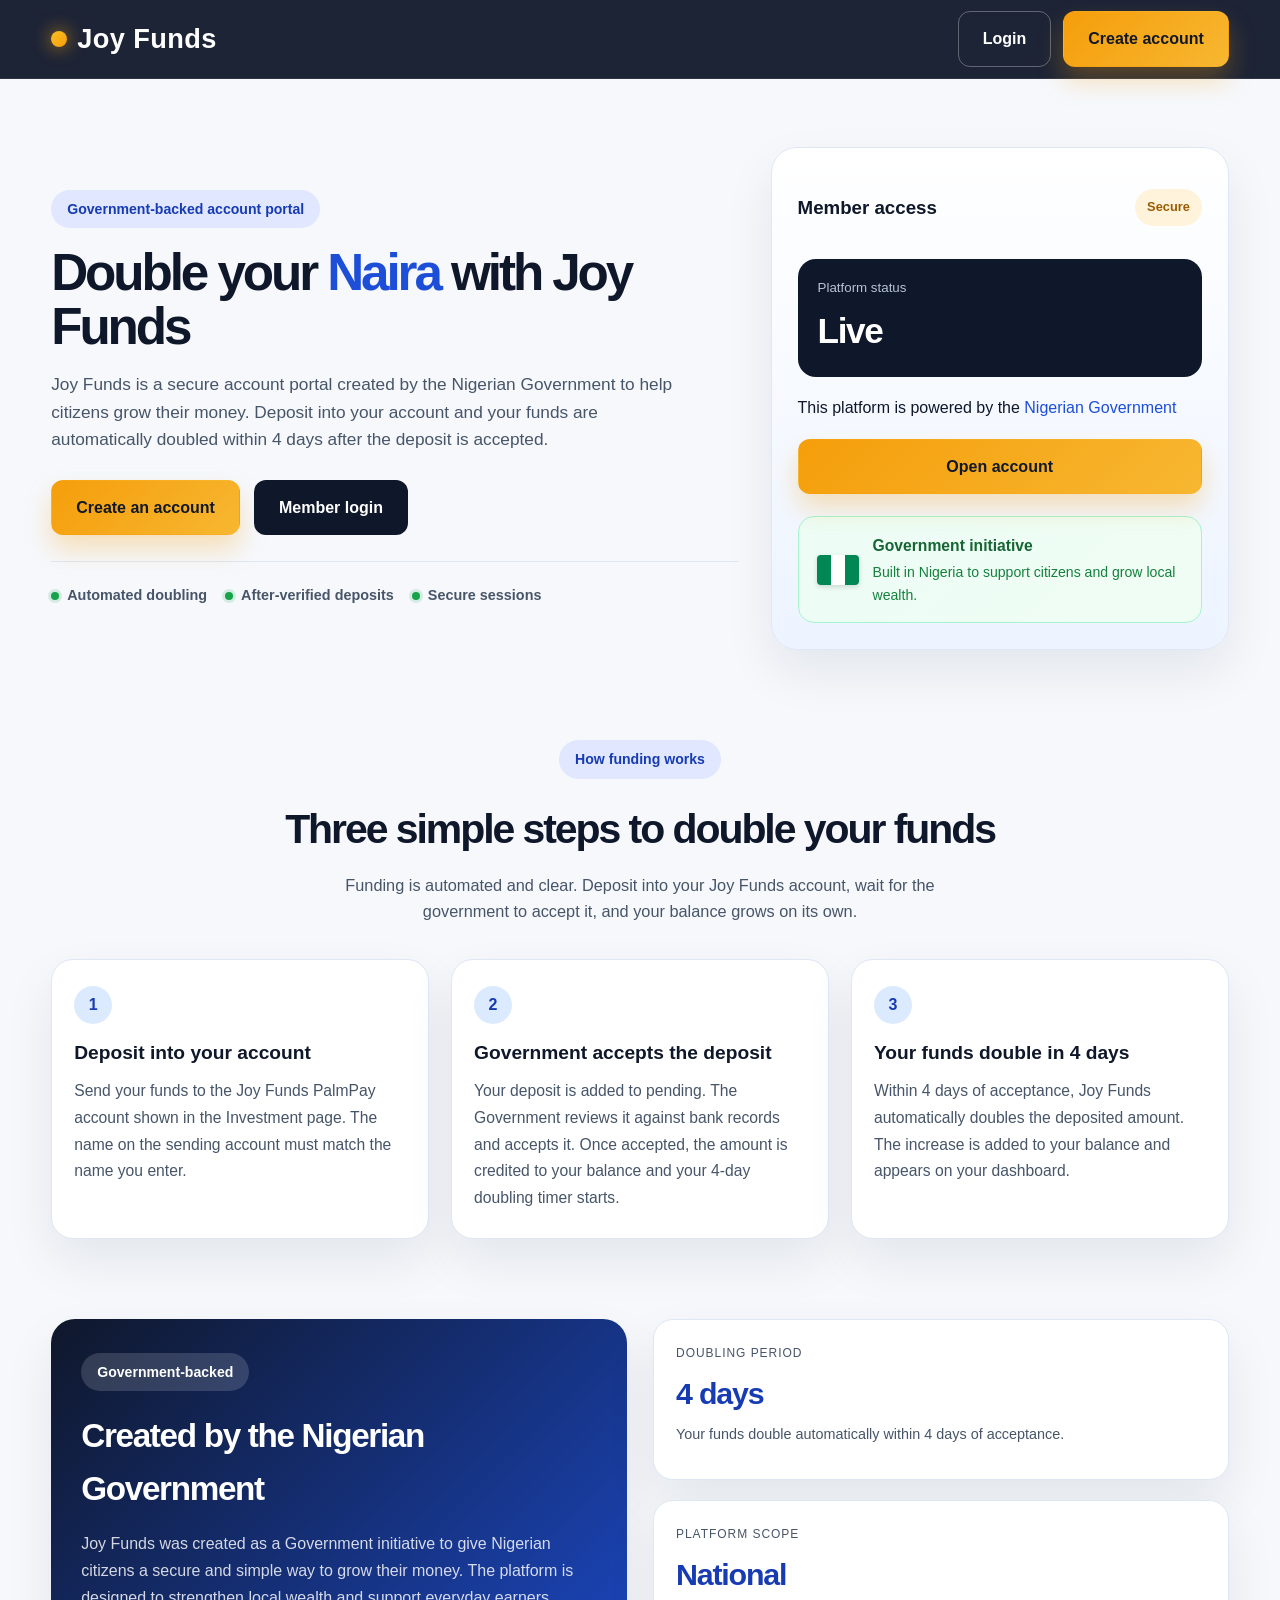
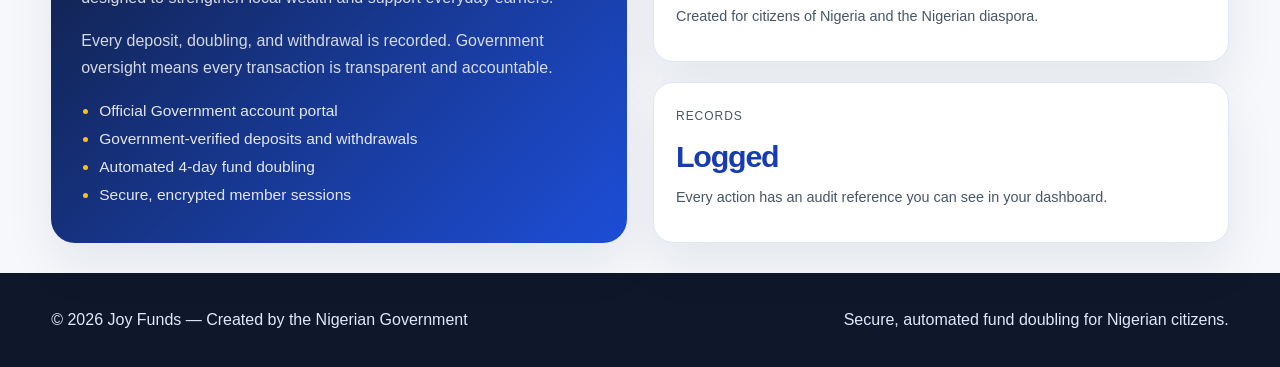
<file: index.html>
<!DOCTYPE html>
<html lang="en">
<head>
  <meta charset="UTF-8">
  <meta name="viewport" content="width=device-width, initial-scale=1.0">
  <title>Joy Funds | Account Portal</title>
  <link rel="stylesheet" href="styles.css">
  <style>
    .hero {
      padding: 68px 0 30px;
    }

    .hero-grid {
      display: grid;
      grid-template-columns: 1.2fr 0.8fr;
      gap: 32px;
      align-items: center;
    }

    .hero h1 {
      margin: 0 0 18px;
      font-size: clamp(2.7rem, 4vw, 4.5rem);
      line-height: 1.04;
      letter-spacing: -0.06em;
    }

    .hero p {
      margin: 0 0 26px;
      max-width: 640px;
      color: var(--muted);
      font-size: 1.08rem;
    }

    .hero-card {
      background: linear-gradient(180deg, var(--surface), #edf4ff);
      border: 1px solid var(--border);
      border-radius: 26px;
      box-shadow: var(--shadow);
      padding: 26px;
    }

    .trust-strip {
      display: flex;
      flex-wrap: wrap;
      gap: 18px;
      margin-top: 26px;
      padding-top: 22px;
      border-top: 1px solid var(--border);
    }

    .trust-item {
      display: flex;
      align-items: center;
      gap: 8px;
      font-size: 0.9rem;
      color: var(--muted);
      font-weight: 600;
    }

    .trust-item .dot {
      width: 8px;
      height: 8px;
      border-radius: 50%;
      background: #16a34a;
      box-shadow: 0 0 0 3px rgba(22, 163, 74, 0.15);
      flex: 0 0 8px;
    }

    .gov-banner {
      display: flex;
      align-items: center;
      gap: 14px;
      padding: 16px 18px;
      background: linear-gradient(135deg, #ecfdf5, #f0fdf4);
      border: 1px solid #a7f3d0;
      border-radius: 16px;
      margin: 22px 0 0;
    }

    .gov-banner-flag {
      display: grid;
      place-items: center;
      width: 42px;
      height: 30px;
      flex: 0 0 42px;
      border-radius: 4px;
      background: linear-gradient(90deg, #008753 33%, #ffffff 33%, #ffffff 66%, #008753 66%);
      box-shadow: 0 2px 5px rgba(0,0,0,0.15);
    }

    .gov-banner h3 {
      margin: 0 0 3px;
      color: #166534;
      font-size: 0.98rem;
    }

    .gov-banner p {
      margin: 0;
      color: #15803d;
      font-size: 0.88rem;
    }

    .how-section {
      padding: 60px 0 30px;
    }

    .how-heading {
      text-align: center;
      margin-bottom: 34px;
    }

    .how-heading h2 {
      margin: 0 0 10px;
      font-size: clamp(1.9rem, 3.2vw, 2.6rem);
      letter-spacing: -0.05em;
    }

    .how-heading p {
      margin: 0 auto;
      max-width: 620px;
      color: var(--muted);
      font-size: 1.02rem;
    }

    .how-grid {
      display: grid;
      grid-template-columns: repeat(3, minmax(0, 1fr));
      gap: 22px;
    }

    .how-card {
      position: relative;
      background: var(--surface);
      border: 1px solid var(--border);
      border-radius: 22px;
      box-shadow: var(--shadow);
      padding: 26px 22px;
    }

    .how-card .how-step {
      display: inline-flex;
      align-items: center;
      justify-content: center;
      width: 38px;
      height: 38px;
      border-radius: 50%;
      background: #dbeafe;
      color: var(--primary-strong);
      font-weight: 800;
      margin-bottom: 14px;
    }

    .how-card h3 {
      margin: 0 0 10px;
      font-size: 1.2rem;
    }

    .how-card p {
      margin: 0;
      color: var(--muted);
      line-height: 1.7;
      font-size: 0.98rem;
    }

    .gov-section {
      padding: 50px 0 30px;
    }

    .gov-grid {
      display: grid;
      grid-template-columns: 1fr 1fr;
      gap: 26px;
      align-items: stretch;
    }

    .gov-panel {
      background: linear-gradient(135deg, #0f172a, #1d4ed8);
      color: #fff;
      border-radius: 24px;
      padding: 34px 30px;
      box-shadow: var(--shadow);
    }

    .gov-panel h2 {
      margin: 0 0 14px;
      font-size: clamp(1.6rem, 2.6vw, 2.1rem);
      letter-spacing: -0.04em;
      color: #fff;
    }

    .gov-panel p {
      margin: 0 0 16px;
      color: rgba(255, 255, 255, 0.82);
      font-size: 1rem;
      line-height: 1.7;
    }

    .gov-panel .gov-list {
      margin: 0;
      padding-left: 18px;
      color: rgba(255, 255, 255, 0.88);
      font-size: 0.97rem;
      line-height: 1.8;
    }

    .gov-panel .gov-list li::marker {
      color: #fbbf24;
    }

    .gov-side {
      display: grid;
      gap: 20px;
    }

    .gov-stat {
      background: var(--surface);
      border: 1px solid var(--border);
      border-radius: 20px;
      box-shadow: var(--shadow);
      padding: 24px 22px;
    }

    .gov-stat small {
      display: block;
      font-size: 0.75rem;
      color: var(--muted);
      text-transform: uppercase;
      letter-spacing: 0.08em;
      margin-bottom: 6px;
    }

    .gov-stat strong {
      font-size: 1.9rem;
      letter-spacing: -0.04em;
      color: var(--primary-strong);
    }

    .gov-stat p {
      margin: 6px 0 0;
      color: var(--muted);
      font-size: 0.9rem;
    }

    .funding-section {
      padding: 50px 0 60px;
    }

    .funding-card {
      background: var(--surface);
      border: 1px solid var(--border);
      border-radius: 24px;
      box-shadow: var(--shadow);
      padding: 34px 30px;
    }

    .funding-card h2 {
      margin: 0 0 8px;
      font-size: clamp(1.7rem, 3vw, 2.3rem);
      letter-spacing: -0.04em;
    }

    .funding-card > p {
      margin: 0 0 24px;
      color: var(--muted);
      font-size: 1.02rem;
    }

    .funding-steps {
      display: grid;
      gap: 16px;
    }

    .funding-step {
      display: flex;
      gap: 16px;
      padding: 18px 20px;
      background: linear-gradient(180deg, #ffffff, #f8fafc);
      border: 1px solid var(--border);
      border-radius: 16px;
    }

    .funding-step-num {
      display: grid;
      place-items: center;
      width: 34px;
      height: 34px;
      flex: 0 0 34px;
      border-radius: 50%;
      background: #16a34a;
      color: #fff;
      font-weight: 800;
    }

    .funding-step h3 {
      margin: 0 0 4px;
      font-size: 1.05rem;
    }

    .funding-step p {
      margin: 0;
      color: var(--muted);
      font-size: 0.94rem;
      line-height: 1.6;
    }

    @media (max-width: 900px) {
      .hero-grid,
      .how-grid,
      .gov-grid {
        grid-template-columns: 1fr;
      }
    }
  </style>
</head>
<body>
  <header class="site-header">
    <div class="container topbar">
      <div class="brand"><span class="brand-mark"></span> Joy Funds</div>

      <div class="nav-actions">
        <a class="btn btn-secondary" href="login.html">Login</a>
        <a class="btn btn-primary" href="signup.html">Create account</a>
      </div>
    </div>
  </header>

  <main>
    <!-- HERO -->
    <section class="hero">
      <div class="container hero-grid">
        <div>
          <div class="hero-badge">Government-backed account portal</div>
          <h1>Double your <span class="highlight">Naira</span> with Joy Funds</h1>
          <p>
            Joy Funds is a secure account portal created by the Nigerian Government to help citizens
            grow their money. Deposit into your account and your funds are automatically doubled
            within 4 days after the deposit is accepted.
          </p>

          <div class="hero-actions">
            <a class="btn btn-primary" href="signup.html">Create an account</a>
            <a class="btn btn-dark" href="login.html">Member login</a>
          </div>

          <div class="trust-strip">
            <div class="trust-item"><span class="dot"></span> Automated doubling</div>
            <div class="trust-item"><span class="dot"></span> After-verified deposits</div>
            <div class="trust-item"><span class="dot"></span> Secure sessions</div>
          </div>
        </div>

        <div class="hero-card">
          <div class="card-head">
            <h3>Member access</h3>
            <span class="pill">Secure</span>
          </div>

          <div class="coin-box">
            <small>Platform status</small>
            <div class="coin-value">Live</div>
          </div>

          <div class="form-row">
            <div class="benefit-text">
              This platform is powered by the <span class="highlight">Nigerian Government</span>
            </div>
          </div>

          <a class="btn btn-primary" href="signup.html" style="margin-top: 18px; width: 100%;">
            Open account
          </a>

          <div class="gov-banner">
            <div class="gov-banner-flag" aria-hidden="true"></div>
            <div>
              <h3>Government initiative</h3>
              <p>Built in Nigeria to support citizens and grow local wealth.</p>
            </div>
          </div>
        </div>
      </div>
    </section>

    <!-- HOW FUNDING WORKS -->
    <section class="how-section">
      <div class="container">
        <div class="how-heading">
          <div class="hero-badge">How funding works</div>
          <h2>Three simple steps to double your funds</h2>
          <p>
            Funding is automated and clear. Deposit into your Joy Funds account, wait for the
            government to accept it, and your balance grows on its own.
          </p>
        </div>

        <div class="how-grid">
          <div class="how-card">
            <div class="how-step">1</div>
            <h3>Deposit into your account</h3>
            <p>
              Send your funds to the Joy Funds PalmPay account shown in the Investment page.
              The name on the sending account must match the name you enter.
            </p>
          </div>

          <div class="how-card">
            <div class="how-step">2</div>
            <h3>Government accepts the deposit</h3>
            <p>
              Your deposit is added to pending. The Government reviews it against bank records
              and accepts it. Once accepted, the amount is credited to your balance and
              your 4-day doubling timer starts.
            </p>
          </div>

          <div class="how-card">
            <div class="how-step">3</div>
            <h3>Your funds double in 4 days</h3>
            <p>
              Within 4 days of acceptance, Joy Funds automatically doubles the deposited amount.
              The increase is added to your balance and appears on your dashboard.
            </p>
          </div>
        </div>
      </div>
    </section>

    <!-- GOVERNMENT SECTION -->
    <section class="gov-section">
      <div class="container gov-grid">
        <div class="gov-panel">
          <div class="hero-badge" style="background: rgba(255,255,255,0.15); color:#fff;">
            Government-backed
          </div>
          <h2>Created by the Nigerian Government</h2>
          <p>
            Joy Funds was created as a Government initiative to give Nigerian citizens a secure
            and simple way to grow their money. The platform is designed to strengthen local
            wealth and support everyday earners.
          </p>
          <p>
            Every deposit, doubling, and withdrawal is recorded. Government oversight means every
            transaction is transparent and accountable.
          </p>
          <ul class="gov-list">
            <li>Official Government account portal</li>
            <li>Government-verified deposits and withdrawals</li>
            <li>Automated 4-day fund doubling</li>
            <li>Secure, encrypted member sessions</li>
          </ul>
        </div>

        <div class="gov-side">
          <div class="gov-stat">
            <small>Doubling period</small>
            <strong>4 days</strong>
            <p>Your funds double automatically within 4 days of acceptance.</p>
          </div>

          <div class="gov-stat">
            <small>Platform scope</small>
            <strong>National</strong>
            <p>Created for citizens of Nigeria and the Nigerian diaspora.</p>
          </div>

          <div class="gov-stat">
            <small>Records</small>
            <strong>Logged</strong>
            <p>Every action has an audit reference you can see in your dashboard.</p>
          </div>
        </div>
      </div>
    </section>

  <footer class="footer">
    <div class="container footer-inner">
      <div>© 2026 Joy Funds — Created by the Nigerian Government</div>
      <div>Secure, automated fund doubling for Nigerian citizens.</div>
    </div>
  </footer>

  <script src="script.js"></script>
</body>
</html>
</file>
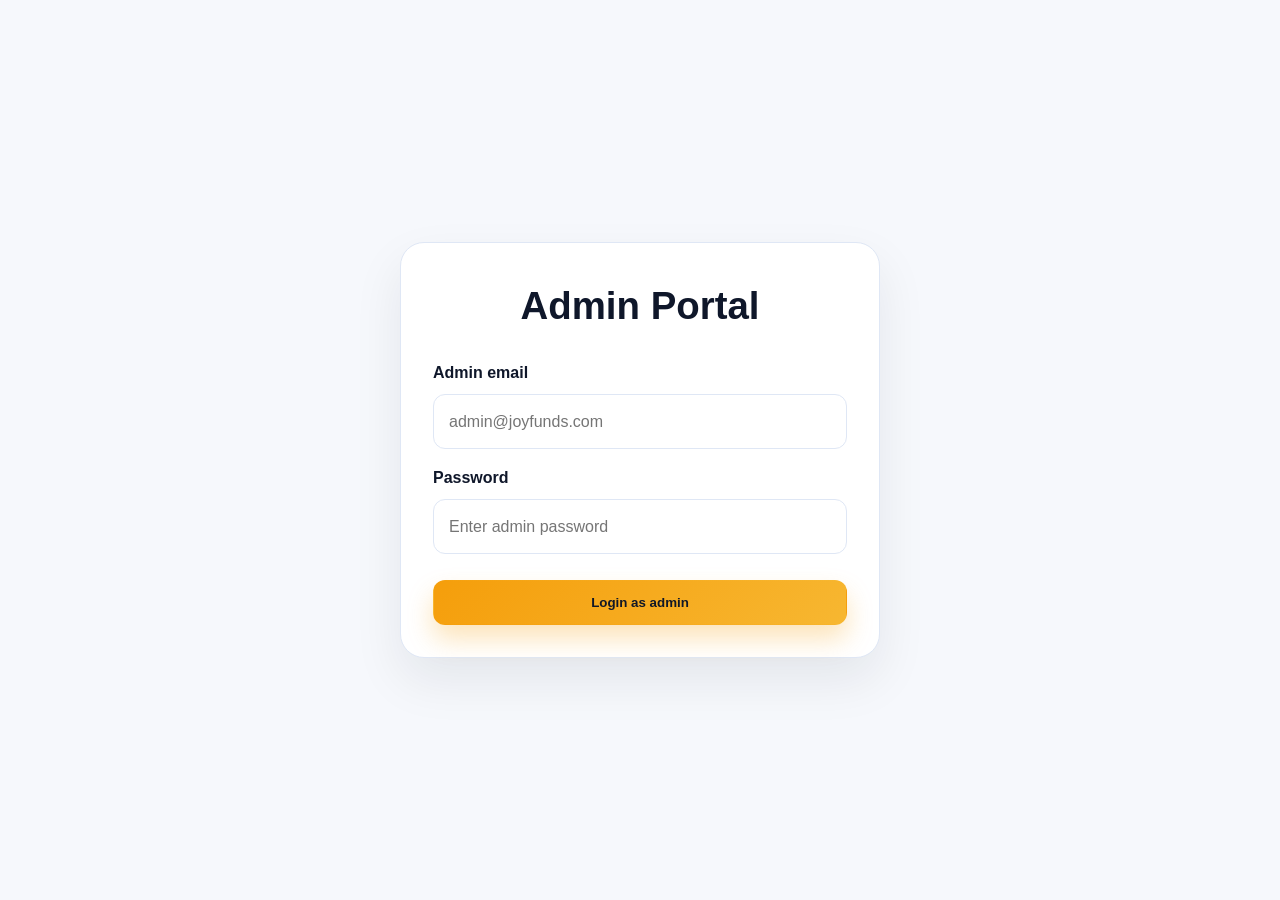
<file: admin-login.html>
<!DOCTYPE html>
<html lang="en">
<head>
  <meta charset="UTF-8">
  <meta name="viewport" content="width=device-width, initial-scale=1.0">
  <title>Joy Funds | Admin Login</title>
  <link rel="stylesheet" href="styles.css">
</head>
<body>
  <main class="auth-shell">
    <div class="auth-card">
      <h1>Admin Portal</h1>
      <form class="auth-form" onsubmit="event.preventDefault(); loginAdmin();">
        <div class="field-group">
          <label for="adminEmail">Admin email</label>
          <input id="adminEmail" class="input" type="email" placeholder="admin@joyfunds.com">
        </div>
        <div class="field-group">
          <label for="adminPassword">Password</label>
          <input id="adminPassword" class="input" type="password" placeholder="Enter admin password">
        </div>
        <button type="submit" class="btn btn-primary">Login as admin</button>
      </form>

      <div class="flash-msg" id="message"></div>
    </div>
  </main>

  <script src="script.js"></script>
</body>
</html>
</file>
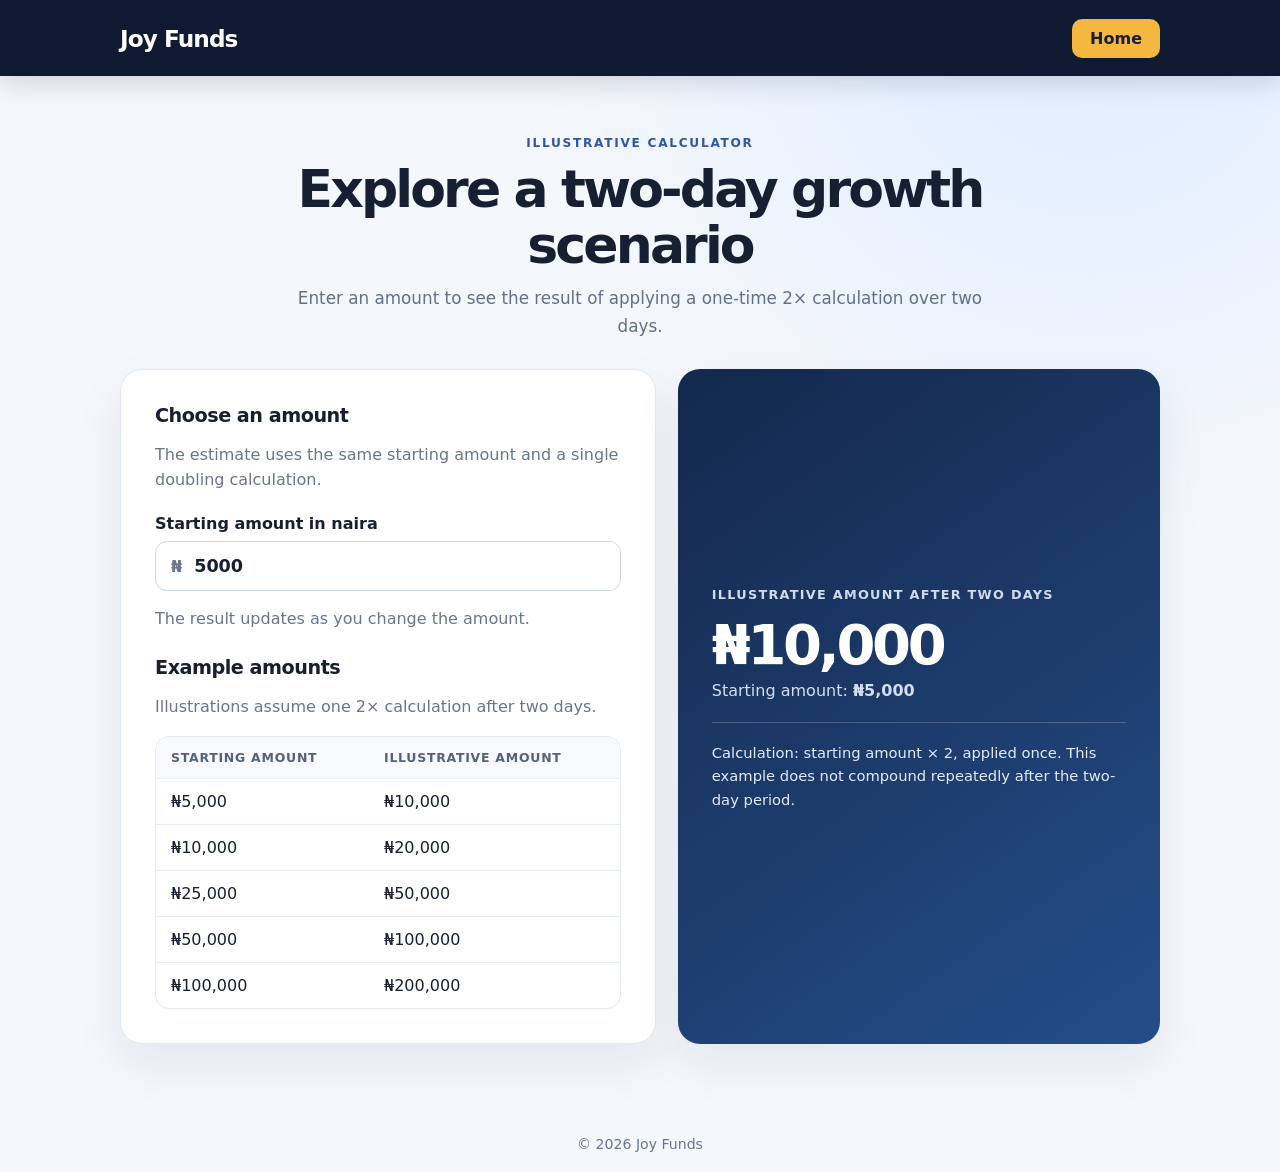
<file: calendar.html>
<!DOCTYPE html>
<html lang="en">
<head>
    <meta charset="UTF-8">
    <meta name="viewport" content="width=device-width, initial-scale=1.0">
    <title>Joy Funds | Growth Calculator</title>
    <style>
        * { box-sizing: border-box; }
        :root {
            color-scheme: light;
            font-family: Inter, ui-sans-serif, system-ui, -apple-system, BlinkMacSystemFont, "Segoe UI", sans-serif;
            color: #172033;
            background: #f4f7fc;
        }
        body { margin: 0; min-height: 100vh; background: radial-gradient(circle at 85% 0%, #e0edff 0, transparent 34%), #f4f7fc; }
        .container { width: min(1040px, 92%); margin: 0 auto; }
        header { background: #101a32; color: #fff; box-shadow: 0 8px 26px rgba(16, 26, 50, .14); }
        .nav { display: flex; align-items: center; justify-content: space-between; min-height: 76px; gap: 16px; }
        .brand { font-size: 1.45rem; font-weight: 800; letter-spacing: -.04em; }
        .home-link { display: inline-flex; align-items: center; justify-content: center; padding: 10px 18px; border-radius: 10px; background: #f4b840; color: #172033; font-weight: 800; text-decoration: none; }
        .home-link:hover { background: #ffca5a; }
        main { padding: 56px 0 72px; }
        .intro { max-width: 720px; margin: 0 auto 28px; text-align: center; }
        .eyebrow { color: #3157a4; font-size: .76rem; font-weight: 850; letter-spacing: .14em; text-transform: uppercase; }
        h1 { margin: 10px 0 12px; font-size: clamp(2rem, 5vw, 3.25rem); line-height: 1.08; letter-spacing: -.055em; }
        .intro p { margin: 0; color: #63708a; font-size: 1.05rem; line-height: 1.65; }
        .calculator { display: grid; grid-template-columns: minmax(0, 1fr) minmax(280px, .9fr); gap: 22px; align-items: stretch; }
        .card { padding: clamp(22px, 4vw, 34px); border: 1px solid #e1e8f3; border-radius: 22px; background: #fff; box-shadow: 0 20px 48px rgba(30, 49, 86, .08); }
        .calculator > .card { min-width: 0; }
        .card h2 { margin: 0 0 8px; font-size: 1.2rem; letter-spacing: -.025em; }
        .muted { color: #68758c; line-height: 1.55; }
        label { display: block; margin: 22px 0 8px; font-weight: 750; }
        .input-wrap { display: flex; align-items: center; overflow: hidden; border: 1px solid #cad5e5; border-radius: 12px; background: #fff; }
        .currency { padding-left: 15px; color: #68758c; font-weight: 800; }
        input { width: 100%; min-width: 0; padding: 14px 12px; border: 0; outline: 0; color: #172033; font: inherit; font-size: 1.1rem; font-weight: 700; }
        .input-wrap:focus-within { border-color: #3157a4; box-shadow: 0 0 0 3px rgba(49, 87, 164, .13); }
        .result-card { display: flex; flex-direction: column; justify-content: center; color: #fff; background: linear-gradient(145deg, #14284c, #244d89); border: 0; }
        .result-card .muted { color: #d3def2; }
        .result-label { color: #cfdbef; font-size: .8rem; font-weight: 800; letter-spacing: .1em; text-transform: uppercase; }
        .result-value { margin: 10px 0 4px; font-size: clamp(2.3rem, 6vw, 3.5rem); font-weight: 850; letter-spacing: -.06em; overflow-wrap: anywhere; }
        .result-caption { margin: 0; color: #d3def2; }
        .formula { margin-top: 22px; padding-top: 18px; border-top: 1px solid rgba(255,255,255,.2); color: #e3ebf8; font-size: .92rem; line-height: 1.6; }
        .examples { margin-top: 24px; }
        .examples h2 { margin-bottom: 4px; }
        .table-wrap { max-width: 100%; margin-top: 14px; overflow-x: auto; border: 1px solid #e1e8f3; border-radius: 14px; }
        table { width: 100%; border-collapse: collapse; min-width: 420px; }
        th, td { padding: 13px 15px; text-align: left; border-bottom: 1px solid #e9eef6; }
        th { background: #f7f9fd; color: #53627d; font-size: .78rem; letter-spacing: .06em; text-transform: uppercase; }
        tr:last-child td { border-bottom: 0; }
        .notice { margin: 22px 0 0; padding: 15px 17px; border: 1px solid #f1d28c; border-radius: 12px; background: #fff9e9; color: #75510a; font-size: .9rem; line-height: 1.55; }
        footer { padding: 20px 0; color: #68758c; text-align: center; font-size: .88rem; }
        @media (max-width: 680px) {
            .nav { min-height: 68px; }
            main { padding: 38px 0 52px; }
            .calculator { grid-template-columns: 1fr; }
            .intro { text-align: left; }
        }
        @media (max-width: 380px) {
            .brand { font-size: 1.2rem; }
            .home-link { padding: 9px 13px; }
            .card { border-radius: 17px; }
        }
    </style>
</head>
<body>
    <header>
        <div class="container nav">
            <div class="brand">Joy Funds</div>
            <a class="home-link" href="index.html">Home</a>
        </div>
    </header>

    <main class="container">
        <section class="intro">
            <span class="eyebrow">Illustrative calculator</span>
            <h1>Explore a two-day growth scenario</h1>
            <p>Enter an amount to see the result of applying a one-time 2× calculation over two days.</p>
        </section>

        <section class="calculator" aria-label="Illustrative two-day growth calculator">
            <div class="card">
                <h2>Choose an amount</h2>
                <p class="muted">The estimate uses the same starting amount and a single doubling calculation.</p>
                <label for="principal">Starting amount in naira</label>
                <div class="input-wrap">
                    <span class="currency" aria-hidden="true">₦</span>
                    <input id="principal" type="number" min="1" max="100000000" step="1" value="5000" inputmode="numeric" aria-describedby="calculationHint">
                </div>
                <p class="muted" id="calculationHint">The result updates as you change the amount.</p>

                <div class="examples">
                    <h2>Example amounts</h2>
                    <p class="muted">Illustrations assume one 2× calculation after two days.</p>
                    <div class="table-wrap">
                        <table>
                            <thead><tr><th>Starting amount</th><th>Illustrative amount</th></tr></thead>
                            <tbody>
                                <tr><td>₦5,000</td><td>₦10,000</td></tr>
                                <tr><td>₦10,000</td><td>₦20,000</td></tr>
                                <tr><td>₦25,000</td><td>₦50,000</td></tr>
                                <tr><td>₦50,000</td><td>₦100,000</td></tr>
                                <tr><td>₦100,000</td><td>₦200,000</td></tr>
                            </tbody>
                        </table>
                    </div>
                </div>
            </div>

            <div class="card result-card" aria-live="polite">
                <span class="result-label">Illustrative amount after two days</span>
                <output class="result-value" id="projectedAmount" for="principal">₦10,000</output>
                <p class="result-caption">Starting amount: <strong id="startingAmount">₦5,000</strong></p>
                <p class="formula">Calculation: starting amount × 2, applied once. This example does not compound repeatedly after the two-day period.</p>
            </div>
        </section>

   </main>

    <footer>&copy; 2026 Joy Funds</footer>
    <script>
        const principalInput = document.getElementById('principal');
        const projectedOutput = document.getElementById('projectedAmount');
        const startingOutput = document.getElementById('startingAmount');
        const naira = new Intl.NumberFormat('en-NG', { maximumFractionDigits: 0 });

        function updateProjection() {
            const amount = Number(principalInput.value);
            if (!Number.isSafeInteger(amount) || amount < 1 || amount > 100000000) {
                projectedOutput.textContent = 'Enter a valid amount';
                startingOutput.textContent = '—';
                return;
            }
            startingOutput.textContent = '₦' + naira.format(amount);
            projectedOutput.textContent = '₦' + naira.format(amount * 2);
        }

        principalInput.addEventListener('input', updateProjection);
    </script>
</body>
</html>
</file>
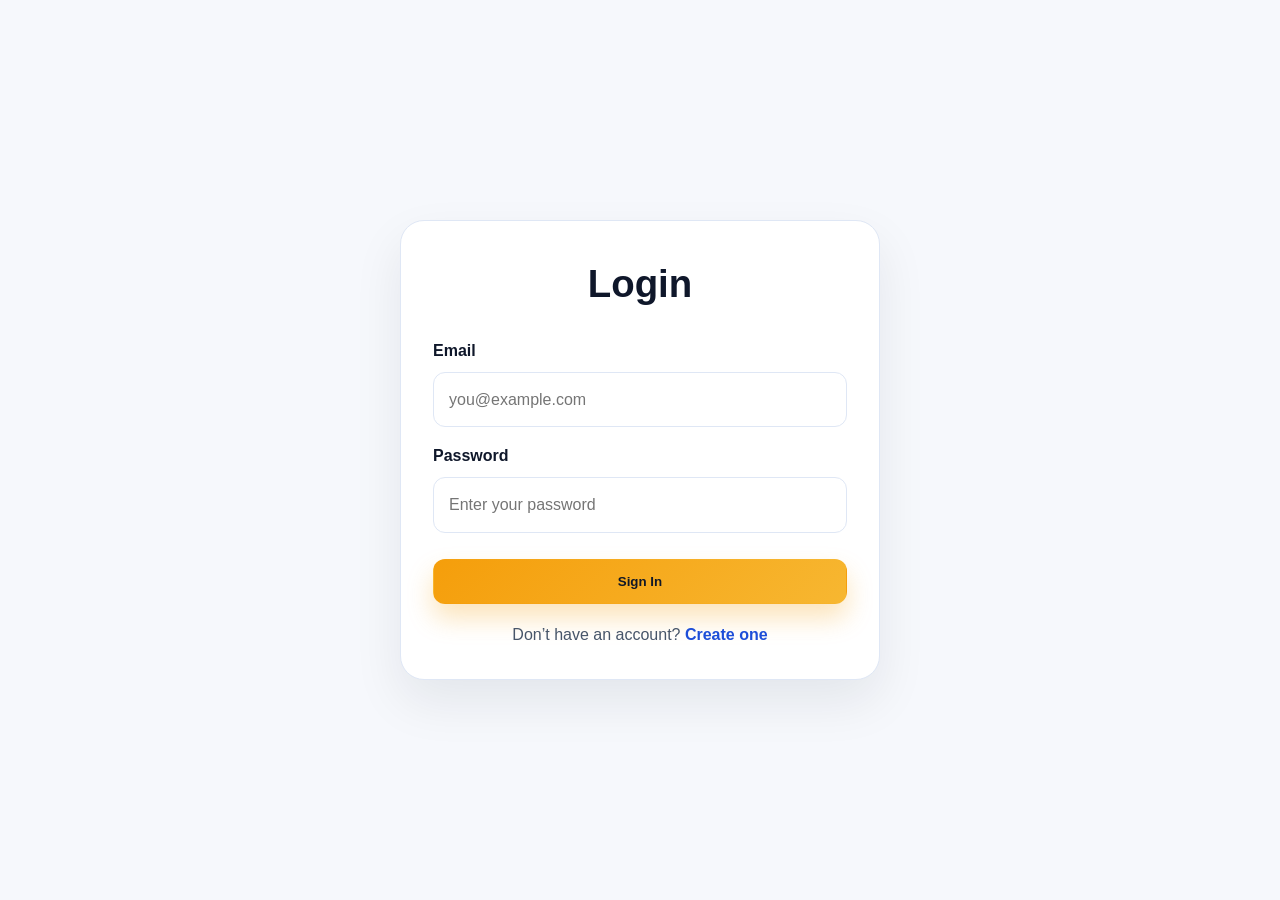
<file: login.html>
<!DOCTYPE html>
<html lang="en">
<head>
  <meta charset="UTF-8">
  <meta name="viewport" content="width=device-width, initial-scale=1.0">
  <title>Joy Funds | Login</title>
  <link rel="stylesheet" href="styles.css">
</head>
<body>
  <main class="auth-shell">
    <div class="auth-card">
      <h1>Login</h1>
      <form class="auth-form" onsubmit="event.preventDefault(); loginUser();">
        <div class="field-group">
          <label for="email">Email</label>
          <input id="email" class="input" type="email" placeholder="you@example.com">
        </div>
        <div class="field-group">
          <label for="password">Password</label>
          <input id="password" class="input" type="password" placeholder="Enter your password">
        </div>
        <button type="submit" class="btn btn-primary">Sign In</button>
      </form>

      <div class="flash-msg" id="message"></div>

      <div class="auth-meta">
        Don’t have an account? <a href="signup.html">Create one</a>
      </div>
    </div>
  </main>

  <script src="script.js"></script>
</body>
</html>
</file>
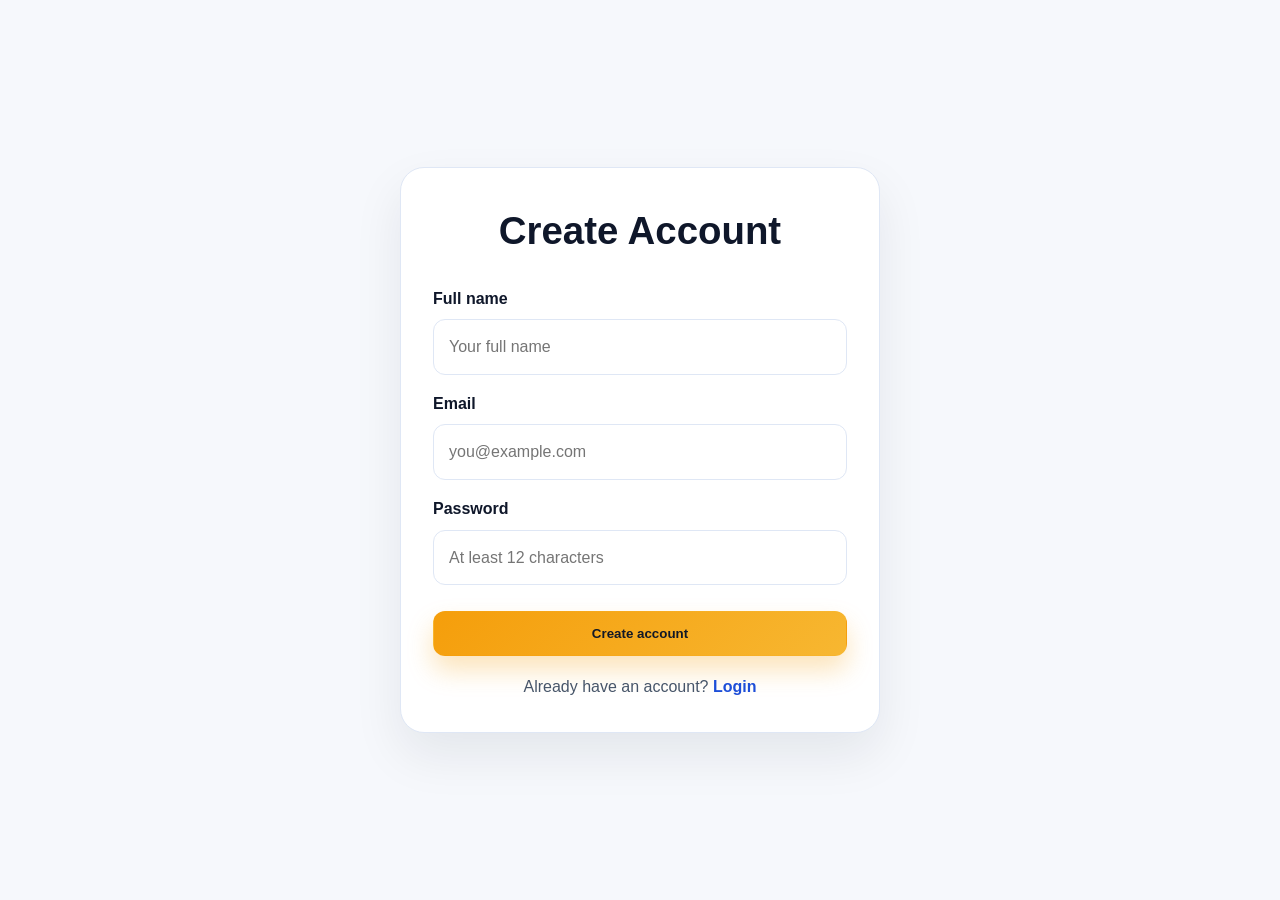
<file: signup.html>
<!DOCTYPE html>
<html lang="en">
<head>
  <meta charset="UTF-8">
  <meta name="viewport" content="width=device-width, initial-scale=1.0">
  <title>Joy Funds | Sign Up</title>
  <link rel="stylesheet" href="styles.css">
</head>
<body>
  <main class="auth-shell">
    <div class="auth-card">
      <h1>Create Account</h1>
      <form class="auth-form" onsubmit="event.preventDefault(); signUpUser();">
        <div class="field-group">
          <label for="fullName">Full name</label>
          <input id="fullName" class="input" type="text" maxlength="120" autocomplete="name" required placeholder="Your full name">
        </div>
        <div class="field-group">
          <label for="email">Email</label>
          <input id="email" class="input" type="email" maxlength="254" autocomplete="email" required placeholder="you@example.com">
        </div>
        <div class="field-group">
          <label for="password">Password</label>
          <input id="password" class="input" type="password" minlength="12" maxlength="128" autocomplete="new-password" required placeholder="At least 12 characters">
        </div>
        <button type="submit" class="btn btn-primary">Create account</button>
      </form>

      <div class="flash-msg" id="message"></div>

      <div class="auth-meta">
        Already have an account? <a href="login.html">Login</a>
      </div>
    </div>
  </main>

  <script src="script.js"></script>
</body>
</html>
</file>
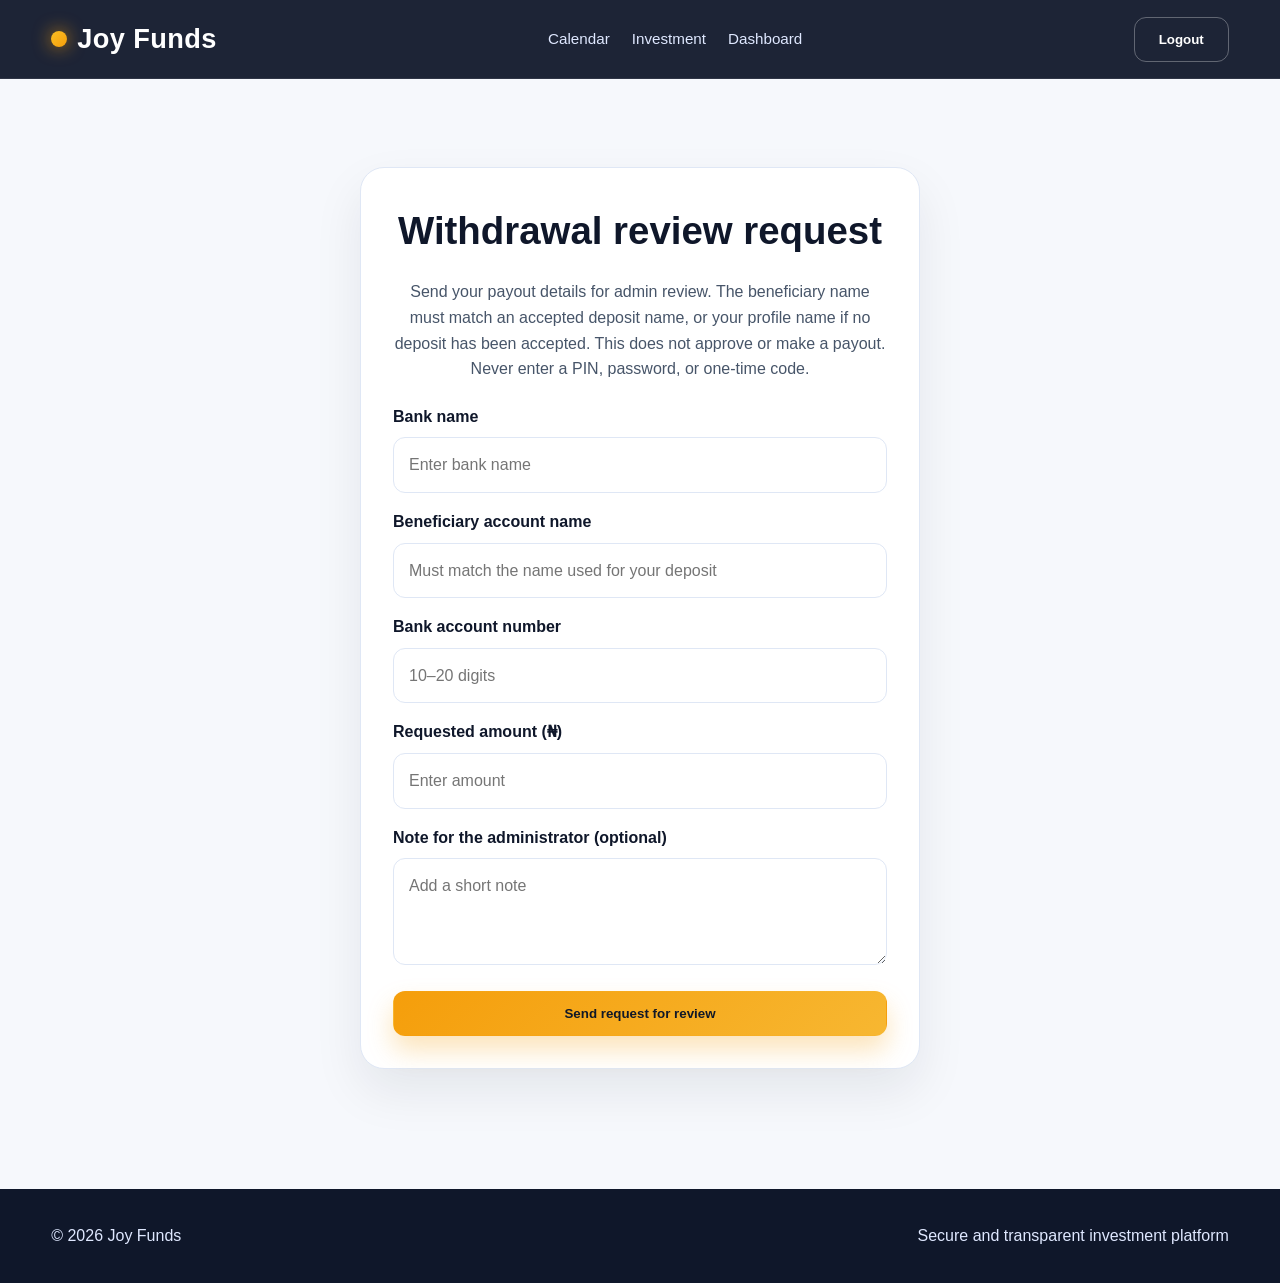
<file: withdrawal.html>
<!DOCTYPE html>
<html lang="en">
<head>
  <meta charset="UTF-8">
  <meta name="viewport" content="width=device-width, initial-scale=1.0">
  <title>Joy Funds | Withdrawal</title>
  <link rel="stylesheet" href="styles.css">
</head>
<body>
  <header class="site-header">
    <div class="container topbar">
      <div class="brand"><span class="brand-mark"></span> Joy Funds</div>
      <nav class="nav-links">
        <a href="calendar.html">Calendar</a>
        <a href="investment.html">Investment</a>
        <a href="dashboard.html">Dashboard</a>
      </nav>
      <div class="nav-actions">
        <button class="btn btn-secondary" type="button" onclick="logoutUser()">Logout</button>
      </div>
    </div>
  </header>

  <main class="container page-shell">
    <section class="auth-shell">
      <div class="auth-card" style="width:min(560px,100%);">
        <h1>Withdrawal review request</h1>
        <p style="text-align:center; color: var(--muted); margin-top:-6px; margin-bottom:22px;">
          Send your payout details for admin review. The beneficiary name must match an accepted deposit name, or your profile name if no deposit has been accepted. This does not approve or make a payout. Never enter a PIN, password, or one-time code.
        </p>

        <form class="auth-form" onsubmit="event.preventDefault(); submitWithdrawalRequest();">
          <div class="field-group">
            <label for="withdrawalBank">Bank name</label>
            <input id="withdrawalBank" class="input" type="text" maxlength="100" required autocomplete="off" placeholder="Enter bank name">
          </div>
          <div class="field-group">
            <label for="withdrawalAccountName">Beneficiary account name</label>
            <input id="withdrawalAccountName" class="input" type="text" maxlength="120" required autocomplete="name" placeholder="Must match the name used for your deposit">
          </div>
          <div class="field-group">
            <label for="withdrawalAccountNumber">Bank account number</label>
            <input id="withdrawalAccountNumber" class="input" type="text" inputmode="numeric" pattern="[0-9]{10,20}" maxlength="20" minlength="10" required autocomplete="off" placeholder="10–20 digits">
          </div>
          <div class="field-group">
            <label for="withdrawalAmount">Requested amount (₦)</label>
            <input id="withdrawalAmount" class="input" type="number" min="1" max="100000000" step="1" required placeholder="Enter amount">
          </div>
          <div class="field-group">
            <label for="withdrawalNote">Note for the administrator (optional)</label>
            <textarea id="withdrawalNote" class="input" maxlength="500" rows="3" placeholder="Add a short note"></textarea>
          </div>
          <button class="btn btn-primary" type="submit">Send request for review</button>
        </form>
        <div class="flash-msg" id="withdrawalMessage" role="status"></div>
      </div>
    </section>
  </main>

  <footer class="footer">
    <div class="container footer-inner">
      <div>© 2026 Joy Funds</div>
      <div>Secure and transparent investment platform</div>
    </div>
  </footer>

  <script src="script.js"></script>
</body>
</html>
</file>
<file: styles.css>
:root {
  --bg: #f6f8fc;
  --surface: #ffffff;
  --surface-alt: #f3f6fb;
  --primary: #1d4ed8;
  --primary-strong: #163bb3;
  --accent: #f59e0b;
  --accent-soft: #fff4db;
  --success: #16a34a;
  --text: #0f172a;
  --muted: #475569;
  --border: #dfe7f5;
  --shadow: 0 22px 50px rgba(15, 23, 42, 0.08);
}

* {
  box-sizing: border-box;
}

html {
  scroll-behavior: smooth;
}

body {
  margin: 0;
  font-family: "Segoe UI", Arial, sans-serif;
  background: var(--bg);
  color: var(--text);
  line-height: 1.6;
}

a {
  color: inherit;
  text-decoration: none;
}

img {
  max-width: 100%;
  display: block;
}

.container {
  width: min(1180px, 92%);
  margin: 0 auto;
}

.site-header {
  position: sticky;
  top: 0;
  z-index: 50;
  background: rgba(15, 23, 42, 0.94);
  backdrop-filter: blur(12px);
  border-bottom: 1px solid rgba(255, 255, 255, 0.08);
}

.topbar {
  display: flex;
  align-items: center;
  justify-content: space-between;
  min-height: 78px;
}

.brand {
  display: flex;
  align-items: center;
  gap: 10px;
  font-weight: 800;
  letter-spacing: 0.4px;
  font-size: 1.7rem;
  color: #fff;
}

.brand-mark {
  width: 16px;
  height: 16px;
  border-radius: 50%;
  background: linear-gradient(135deg, #fbbf24, #f59e0b);
  box-shadow: 0 0 18px rgba(245, 158, 11, 0.8);
}

.nav-links {
  display: flex;
  align-items: center;
  gap: 22px;
  color: #dfe8ff;
  font-size: 0.95rem;
}

.nav-links a {
  transition: color 0.2s ease;
}

.nav-links a:hover {
  color: #fff;
}

.nav-actions {
  display: flex;
  align-items: center;
  gap: 12px;
}

.btn {
  display: inline-flex;
  align-items: center;
  justify-content: center;
  padding: 14px 24px;
  border-radius: 12px;
  font-weight: 700;
  border: 1px solid transparent;
  transition: transform 0.2s ease, box-shadow 0.2s ease;
  cursor: pointer;
}

.btn:hover {
  transform: translateY(-1px);
}

.btn-primary {
  background: linear-gradient(135deg, var(--accent), #f7b731);
  color: #111827;
  box-shadow: 0 14px 26px rgba(245, 158, 11, 0.28);
}

.btn-secondary {
  background: transparent;
  border-color: rgba(255, 255, 255, 0.3);
  color: #fff;
}

.btn-dark {
  background: #0f172a;
  color: #fff;
}

.page-shell {
  padding: 48px 0 80px;
}

.hero {
  padding: 68px 0 30px;
}

.hero-grid {
  display: grid;
  grid-template-columns: 1.2fr 0.8fr;
  gap: 32px;
  align-items: center;
}

.hero-badge {
  display: inline-flex;
  align-items: center;
  padding: 8px 16px;
  border-radius: 999px;
  background: #e0e7ff;
  color: var(--primary-strong);
  font-weight: 700;
  font-size: 0.88rem;
  margin-bottom: 18px;
}

.hero h1 {
  margin: 0 0 18px;
  font-size: clamp(2.7rem, 4vw, 4.5rem);
  line-height: 1.04;
  letter-spacing: -0.06em;
}

.highlight {
  color: var(--primary);
}

.hero p {
  margin: 0 0 26px;
  max-width: 640px;
  color: var(--muted);
  font-size: 1.08rem;
}

.hero-actions {
  display: flex;
  flex-wrap: wrap;
  gap: 14px;
  margin-bottom: 26px;
}

.metric-row {
  display: flex;
  gap: 20px;
  flex-wrap: wrap;
}

.metric-box {
  min-width: 110px;
}

.metric-box strong {
  display: block;
  font-size: 1.7rem;
}

.metric-box span {
  color: var(--muted);
  font-size: 0.9rem;
}

.hero-card {
  background: linear-gradient(180deg, var(--surface), #edf4ff);
  border: 1px solid var(--border);
  border-radius: 26px;
  box-shadow: var(--shadow);
  padding: 26px;
}

.card-head {
  display: flex;
  justify-content: space-between;
  align-items: center;
  margin-bottom: 15px;
}

.pill {
  padding: 8px 12px;
  border-radius: 999px;
  background: var(--accent-soft);
  color: #9a5b00;
  font-size: 0.8rem;
  font-weight: 800;
}

.coin-box {
  background: #0f172a;
  border-radius: 18px;
  color: #fff;
  padding: 18px 20px;
  margin: 18px 0;
}

.coin-box small {
  display: block;
  color: #b7c3d7;
  margin-bottom: 4px;
}

.coin-value {
  font-size: 2.2rem;
  font-weight: 800;
  letter-spacing: -0.04em;
}

.form-row {
  display: grid;
  gap: 12px;
}

.input,
.select {
  width: 100%;
  padding: 14px 15px;
  border-radius: 12px;
  border: 1px solid var(--border);
  background: #fff;
  font: inherit;
  color: var(--text);
}

.result-box {
  margin-top: 18px;
  padding: 14px 16px;
  border-radius: 14px;
  background: #ecfdf5;
  color: #166534;
  border: 1px solid #a7f3d0;
  font-weight: 700;
}

.section {
  padding: 60px 0;
}

.section-header {
  text-align: center;
  margin-bottom: 30px;
}

.section-header h2 {
  margin: 0 0 12px;
  font-size: clamp(2rem, 3vw, 3rem);
  letter-spacing: -0.05em;
}

.section-header p {
  margin: 0;
  color: var(--muted);
  font-size: 1.03rem;
}

.stats-grid,
.feature-grid,
.plan-grid,
.step-grid,
.dashboard-grid {
  display: grid;
  gap: 22px;
}

.stats-grid {
  grid-template-columns: repeat(3, minmax(0, 1fr));
}

.feature-grid,
.plan-grid,
.step-grid {
  grid-template-columns: repeat(3, minmax(0, 1fr));
}

.stat-card,
.feature-card,
.plan-card,
.step-card,
.dashboard-card {
  background: var(--surface);
  border: 1px solid var(--border);
  border-radius: 20px;
  box-shadow: var(--shadow);
  padding: 24px;
}

.stat-card strong {
  display: block;
  font-size: 2.3rem;
  margin-bottom: 6px;
}

.stat-card span,
.feature-card p,
.plan-card p,
.step-card p,
.dashboard-card p {
  color: var(--muted);
}

.feature-card h3,
.plan-card h3,
.step-card h3,
.dashboard-card h3 {
  margin-top: 0;
  margin-bottom: 10px;
  font-size: 1.3rem;
}

.plan-card.highlight-plan {
  background: linear-gradient(135deg, #0f172a, #1d4ed8);
  color: #fff;
  border-color: transparent;
}

.plan-card.highlight-plan p,
.plan-card.highlight-plan li,
.plan-card.highlight-plan h3 {
  color: #fff;
}

.plan-list {
  margin: 18px 0 0;
  padding-left: 18px;
}

.plan-card .btn {
  margin-top: 18px;
}

.benefits {
  background: #0f172a;
  color: #fff;
}

.benefits .section-header p,
.benefits .benefit-text {
  color: rgba(255,255,255,0.75);
}

.benefit-row {
  display: grid;
  grid-template-columns: repeat(3, minmax(0, 1fr));
  gap: 22px;
}

.benefit-box {
  background: rgba(255, 255, 255, 0.04);
  border: 1px solid rgba(255,255,255,0.1);
  border-radius: 18px;
  padding: 24px;
}

.benefit-box h3 {
  margin-top: 0;
  margin-bottom: 10px;
}

.footer {
  background: #0f172a;
  color: #dfe8ff;
  padding: 34px 0;
}

.footer-inner {
  display: flex;
  justify-content: space-between;
  gap: 20px;
  flex-wrap: wrap;
}

.auth-shell {
  min-height: 100vh;
  display: grid;
  place-items: center;
  padding: 40px 18px;
}

.auth-card {
  width: min(480px, 100%);
  background: var(--surface);
  border: 1px solid var(--border);
  border-radius: 24px;
  box-shadow: var(--shadow);
  padding: 32px;
}

.auth-card h1 {
  margin: 0 0 24px;
  text-align: center;
  font-size: clamp(2rem, 3vw, 2.5rem);
}

.auth-form {
  display: grid;
  gap: 16px;
}

.field-group {
  display: grid;
  gap: 8px;
}

.field-group label {
  font-weight: 700;
}

.auth-card .btn {
  width: 100%;
  margin-top: 10px;
}

.auth-meta {
  margin-top: 18px;
  text-align: center;
  color: var(--muted);
}

.auth-meta a {
  color: var(--primary);
  font-weight: 700;
}

.flash-msg {
  display: none;
  margin-top: 16px;
  padding: 12px 14px;
  border-radius: 10px;
  font-weight: 700;
}

.flash-success {
  background: #ecfdf5;
  color: #166534;
  border: 1px solid #a7f3d0;
}

.flash-error {
  background: #fff7ed;
  color: #9a5b00;
  border: 1px solid #fed7aa;
}

.dashboard-grid {
  grid-template-columns: repeat(3, minmax(0, 1fr));
}

.kpi-card {
  border-radius: 18px;
  padding: 22px;
  background: linear-gradient(135deg, #eff6ff, #f8fafc);
  border: 1px solid var(--border);
}

.kpi-card .tag {
  display: inline-block;
  padding: 6px 10px;
  border-radius: 999px;
  background: #dbeafe;
  color: var(--primary);
  font-size: 0.72rem;
  font-weight: 800;
}

.kpi-card h3 {
  margin: 14px 0 8px;
  font-size: 2.2rem;
}

.table-wrap {
  margin-top: 20px;
  overflow: auto;
  background: var(--surface);
  border: 1px solid var(--border);
  border-radius: 18px;
  box-shadow: var(--shadow);
}

table {
  width: 100%;
  border-collapse: collapse;
}

th, td {
  padding: 16px 18px;
  text-align: left;
  border-bottom: 1px solid var(--border);
}

th {
  background: #eff6ff;
}

/* Account portal */
.account-page {
  min-height: calc(100vh - 150px);
}

.account-section {
  padding: 26px 0 54px;
}

.account-heading,
.account-activity-heading {
  display: flex;
  align-items: center;
  justify-content: space-between;
  gap: 20px;
}

.account-heading {
  margin: 8px 0 30px;
}

.account-eyebrow {
  display: inline-block;
  color: var(--primary);
  font-size: 0.72rem;
  font-weight: 800;
  letter-spacing: 0.13em;
}

.account-heading h1 {
  margin: 6px 0 5px;
  font-size: clamp(2rem, 4vw, 2.8rem);
  letter-spacing: -0.055em;
  line-height: 1.12;
}

.account-heading p {
  margin: 0;
  color: var(--muted);
}

.account-state,
.account-activity-note {
  display: inline-flex;
  align-items: center;
  gap: 9px;
  padding: 9px 13px;
  flex: 0 0 auto;
  color: #166534;
  background: #ecfdf3;
  border: 1px solid #bbf7d0;
  border-radius: 999px;
  font-size: 0.82rem;
  font-weight: 700;
}

.account-state-dot {
  width: 8px;
  height: 8px;
  border-radius: 50%;
  background: #22c55e;
  box-shadow: 0 0 0 3px rgba(34, 197, 94, 0.14);
}

.account-summary {
  gap: 16px;
}

.account-summary .dashboard-card {
  min-height: 178px;
  padding: 24px 25px;
  background: var(--surface);
  box-shadow: 0 12px 32px rgba(15, 23, 42, 0.055);
}

.account-summary .account-balance-card {
  color: #fff;
  background: linear-gradient(135deg, #142b55 0%, #1d4ed8 100%);
  border: 0;
}

.account-balance-card .tag {
  color: #dbeafe;
  background: rgba(255, 255, 255, 0.14);
  letter-spacing: 0.08em;
}

.account-balance-card h3 {
  margin: 16px 0 1px;
  font-size: clamp(2.1rem, 4vw, 2.8rem);
  letter-spacing: -0.05em;
}

.account-summary .dashboard-card p {
  margin: 5px 0 0;
  font-size: 0.9rem;
}

.account-balance-card p {
  color: rgba(255, 255, 255, 0.76);
}
.action-row {
  display: flex;
  flex-wrap: wrap;
  gap: 12px;
  margin: 0 0 26px;
}

.action-row .btn {
  padding: 14px 22px;
}

.btn-invest {
  background: linear-gradient(135deg, #16a34a, #22c55e);
  color: #fff;
  box-shadow: 0 14px 26px rgba(34, 197, 94, 0.28);
}

.btn-invest:hover {
  box-shadow: 0 18px 32px rgba(34, 197, 94, 0.36);
}

.btn-outline {
  background: #fff;
  border-color: var(--border);
  color: var(--text);
}
.account-detail-card h3 {
  overflow-wrap: anywhere;
  font-size: 1.45rem;
}

.account-detail-card .tag {
  color: #52637e;
  background: #f1f5fb;
  letter-spacing: 0.07em;
}

.account-notice {
  display: flex;
  gap: 14px;
  margin: 22px 0 38px;
  padding: 19px 21px;
  color: #713f12;
  background: #fffbeb;
  border: 1px solid #fde68a;
  border-radius: 16px;
}

.account-notice-icon {
  display: grid;
  place-items: center;
  width: 28px;
  height: 28px;
  flex: 0 0 28px;
  color: #fff;
  background: #d97706;
  border-radius: 50%;
  font-weight: 800;
}

.account-notice h2 {
  margin: 0 0 4px;
  color: #713f12;
  font-size: 1rem;
}

.account-notice p {
  margin: 0;
  color: #854d0e;
  font-size: 0.92rem;
}

.account-activity-heading {
  margin-bottom: 14px;
}

.account-activity-heading h2 {
  margin: 3px 0 0;
  font-size: 1.55rem;
  letter-spacing: -0.035em;
}

.account-activity-note {
  color: #475569;
  background: #fff;
  border-color: var(--border);
}

.payment-instructions {
  margin-top: 24px;
  padding: 20px;
  border: 1px solid var(--border);
  border-radius: 16px;
  background: var(--surface-alt);
}

.payment-instructions h2 {
  margin: 0 0 6px;
  font-size: 1.2rem;
}

.payment-instructions > p {
  color: var(--muted);
  font-size: 0.9rem;
}

.payment-instructions dl {
  margin: 18px 0;
  padding: 14px 16px;
  background: #fff;
  border: 1px solid var(--border);
  border-radius: 12px;
}

.payment-instructions dl div {
  display: flex;
  justify-content: space-between;
  gap: 16px;
  padding: 8px 0;
}

.payment-instructions dl div + div {
  border-top: 1px solid var(--border);
}

.payment-instructions dt {
  color: var(--muted);
}

.payment-instructions dd {
  margin: 0;
  font-weight: 700;
  text-align: right;
  overflow-wrap: anywhere;
}

.payment-instructions [type="button"] {
  width: 100%;
  margin-top: 14px;
}

.payment-instructions [type="button"]:disabled {
  cursor: not-allowed;
  opacity: 0.6;
}

.account-table-wrap {
  margin-top: 0;
}

.account-table-wrap th {
  color: #52637e;
  background: #f7f9fd;
  font-size: 0.75rem;
  letter-spacing: 0.07em;
  text-transform: uppercase;
}

.account-table-wrap td {
  color: #344256;
  font-size: 0.92rem;
}

.admin-heading {
  margin-bottom: 28px;
}

.admin-heading h1 {
  margin: 5px 0;
  font-size: clamp(2rem, 4vw, 2.6rem);
  letter-spacing: -0.05em;
}

.admin-heading p {
  margin: 0;
  color: var(--muted);
}

.admin-table-wrap th {
  color: #52637e;
  background: #f7f9fd;
  font-size: 0.75rem;
  letter-spacing: 0.06em;
  text-transform: uppercase;
}

.admin-table-wrap td {
  vertical-align: top;
  font-size: 0.9rem;
}

.admin-activity-item + .admin-activity-item {
  margin-top: 8px;
  padding-top: 8px;
  border-top: 1px solid var(--border);
}

.admin-activity-status {
  display: block;
  margin-top: 2px;
  color: #92400e;
  font-size: 0.76rem;
}

.admin-activity-actions {
  display: flex;
  flex-wrap: wrap;
  gap: 8px;
  margin-top: 10px;
}

.admin-activity-actions .btn {
  padding: 8px 11px;
  border-radius: 9px;
  font-size: 0.78rem;
}

.admin-activity-actions .btn-primary {
  color: #fff;
  background: var(--primary);
  box-shadow: none;
}

.btn-danger {
  color: #991b1b;
  background: #fff;
  border-color: #fecaca;
}

@media (max-width: 900px) {
  .hero-grid,
  .feature-grid,
  .plan-grid,
  .step-grid,
  .stats-grid,
  .benefit-row,
  .dashboard-grid {
    grid-template-columns: 1fr;
  }

  .topbar {
    flex-wrap: wrap;
    gap: 12px;
    padding-top: 12px;
    padding-bottom: 12px;
  }

  .topbar > .nav-links {
    display: flex;
    order: 3;
    flex: 1 0 100%;
    flex-wrap: wrap;
    justify-content: flex-start;
    gap: 8px 18px;
  }

  .topbar > .nav-actions {
    margin-left: auto;
  }

  .nav-links a {
    white-space: nowrap;
  }

  .account-summary {
    grid-template-columns: repeat(2, minmax(0, 1fr));
  }
}

@media (max-width: 600px) {
  .topbar {
    align-items: center;
  }

  .topbar .brand {
    font-size: 1.35rem;
  }

  .topbar > .nav-actions {
    gap: 8px;
  }

  .topbar > .nav-actions .btn {
    min-height: 42px;
    padding: 9px 12px;
  }

  .topbar > .nav-links {
    column-gap: 14px;
    row-gap: 10px;
  }

  .account-section {
    padding-top: 12px;
  }

  .account-heading,
  .account-activity-heading {
    align-items: flex-start;
    flex-direction: column;
  }

  .account-heading {
    gap: 13px;
  }

  .account-summary {
    grid-template-columns: 1fr;
  }

  .action-row {
    display: grid;
    grid-template-columns: 1fr;
  }

  .action-row .btn {
    width: 100%;
    justify-content: center;
  }

  .account-summary .dashboard-card {
    min-height: 150px;
  }

  .account-notice {
    padding: 16px;
  }
}

/* Keep shared page layouts usable on narrow phones. */
main,
section,
.container,
.hero-grid > *,
.dashboard-grid > *,
.auth-shell,
.auth-card,
.table-wrap {
  min-width: 0;
}

input,
select,
textarea,
button {
  max-width: 100%;
}

@media (max-width: 480px) {
  .container {
    width: min(100% - 24px, 1180px);
  }

  .page-shell {
    padding-top: 28px;
    padding-bottom: 48px;
  }

  .hero {
    padding-top: 38px;
  }

  .hero h1 {
    font-size: clamp(2rem, 10vw, 2.7rem);
  }

  .hero-actions,
  .nav-actions {
    flex-wrap: wrap;
  }

  .hero-actions .btn,
  .nav-actions .btn {
    min-height: 44px;
  }

  .auth-card,
  .user-card,
  .funding-card,
  .gov-panel {
    padding: 20px 16px;
  }

  .auth-form > .btn,
  .auth-form button[type="submit"] {
    width: 100%;
    min-height: 46px;
  }

  .table-wrap {
    max-width: 100%;
    overflow-x: auto;
    overscroll-behavior-x: contain;
    -webkit-overflow-scrolling: touch;
  }

  table {
    min-width: 560px;
  }

  th,
  td {
    padding: 11px 12px;
    overflow-wrap: anywhere;
  }

  .user-card-head > div,
  .activity-row-info {
    min-width: 0;
    max-width: 100%;
    overflow-wrap: anywhere;
  }

  .user-card-head p,
  .activity-row-info small,
  .activity-row-info strong {
    overflow-wrap: anywhere;
  }

  .user-card-balance {
    text-align: left;
  }

  .activity-row-actions .btn-small,
  .user-actions .btn-small {
    min-height: 44px;
  }

  .footer-inner {
    flex-wrap: wrap;
    gap: 8px 18px;
  }
}
</file>
